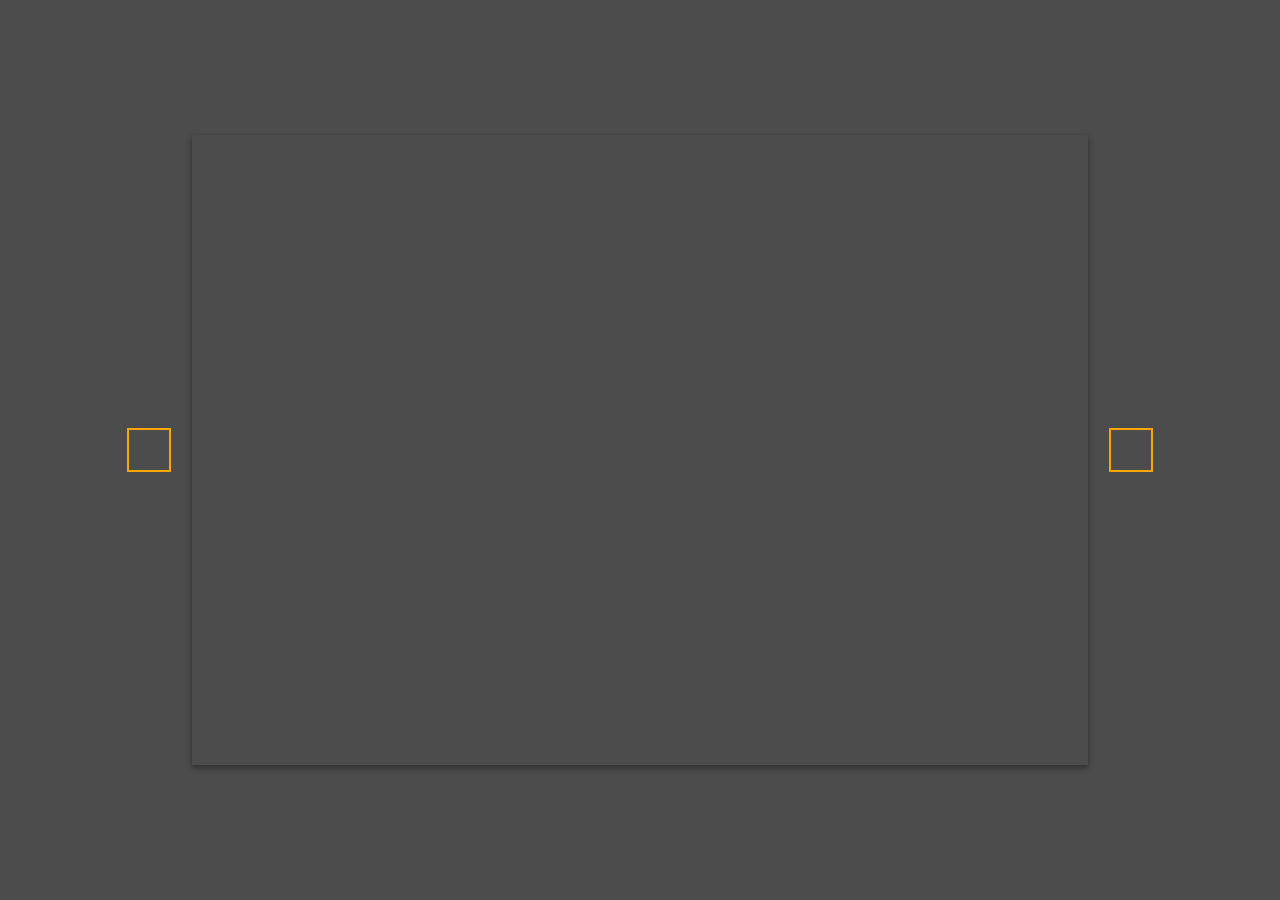
<file: Background_Slider/index.html>
<!DOCTYPE html>
<html lang="en">
  <head>
    <meta charset="UTF-8" />
    <meta name="viewport" content="width=device-width, initial-scale=1.0" />
    <link
      rel="stylesheet"
      href="https://cdnjs.cloudflare.com/ajax/libs/font-awesome/5.14.0/css/all.min.css"
      integrity="sha512-1PKOgIY59xJ8Co8+NE6FZ+LOAZKjy+KY8iq0G4B3CyeY6wYHN3yt9PW0XpSriVlkMXe40PTKnXrLnZ9+fkDaog=="
      crossorigin="anonymous"
    />
    <link rel="stylesheet" href="style.css" />
    <title>Background Slider</title>
  </head>
  <body>
    <div class="slider-container">
      <div
        class="slide active"
        style="
          background-image: url('https://images.unsplash.com/photo-1549880338-65ddcdfd017b?ixlib=rb-1.2.1&ixid=eyJhcHBfaWQiOjEyMDd9&auto=format&fit=crop&w=2100&q=80');
        "
      ></div>
      <div
        class="slide"
        style="
          background-image: url('https://images.unsplash.com/photo-1511593358241-7eea1f3c84e5?ixlib=rb-1.2.1&ixid=eyJhcHBfaWQiOjEyMDd9&auto=format&fit=crop&w=1934&q=80');
        "
      ></div>

      <div
        class="slide"
        style="
          background-image: url('https://images.unsplash.com/photo-1495467033336-2effd8753d51?ixlib=rb-1.2.1&ixid=eyJhcHBfaWQiOjEyMDd9&auto=format&fit=crop&w=2100&q=80');
        "
      ></div>

      <div
        class="slide"
        style="
          background-image: url('https://images.unsplash.com/photo-1522735338363-cc7313be0ae0?ixlib=rb-1.2.1&ixid=eyJhcHBfaWQiOjEyMDd9&auto=format&fit=crop&w=2689&q=80');
        "
      ></div>

      <div
        class="slide"
        style="
          background-image: url('https://images.unsplash.com/photo-1559087867-ce4c91325525?ixlib=rb-1.2.1&ixid=eyJhcHBfaWQiOjEyMDd9&auto=format&fit=crop&w=2100&q=80');
        "
      ></div>

      <button class="arrow left-arrow" id="left">
        <i class="fas fa-arrow-left"></i>
      </button>

      <button class="arrow right-arrow" id="right">
        <i class="fas fa-arrow-right"></i>
      </button>
    </div>
    <script src="script.js"></script>
  </body>
</html>
</file>
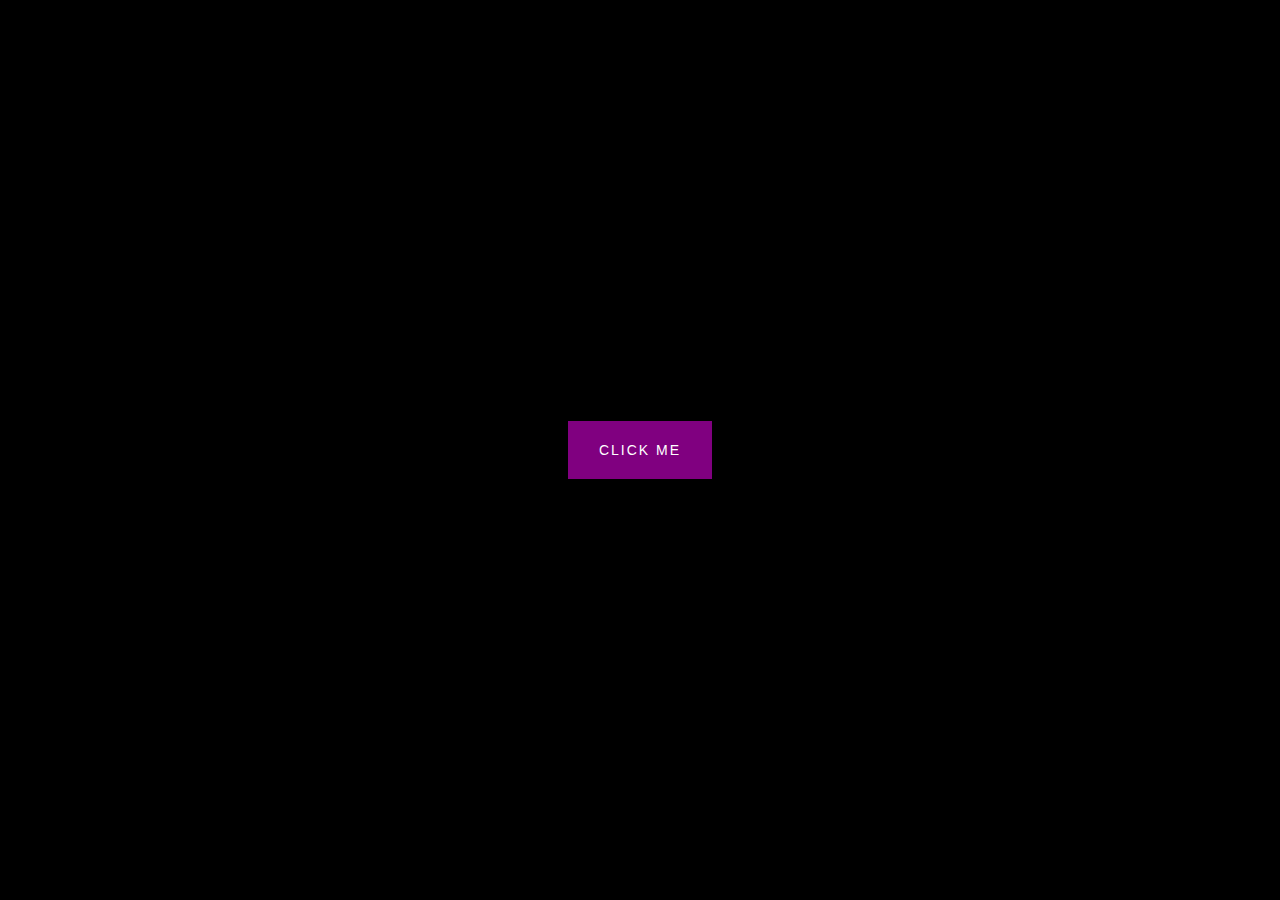
<file: Button_ripple_effect/index.html>
<!DOCTYPE html>
<html lang="en">
  <head>
    <meta charset="UTF-8" />
    <meta name="viewport" content="width=device-width, initial-scale=1.0" />
    <link rel="stylesheet" href="style.css" />
    <title>Button Ripple Effect</title>
  </head>
  <body>
    <button class="ripple">Click Me</button>
    <script src="script.js"></script>
  </body>
</html>
</file>
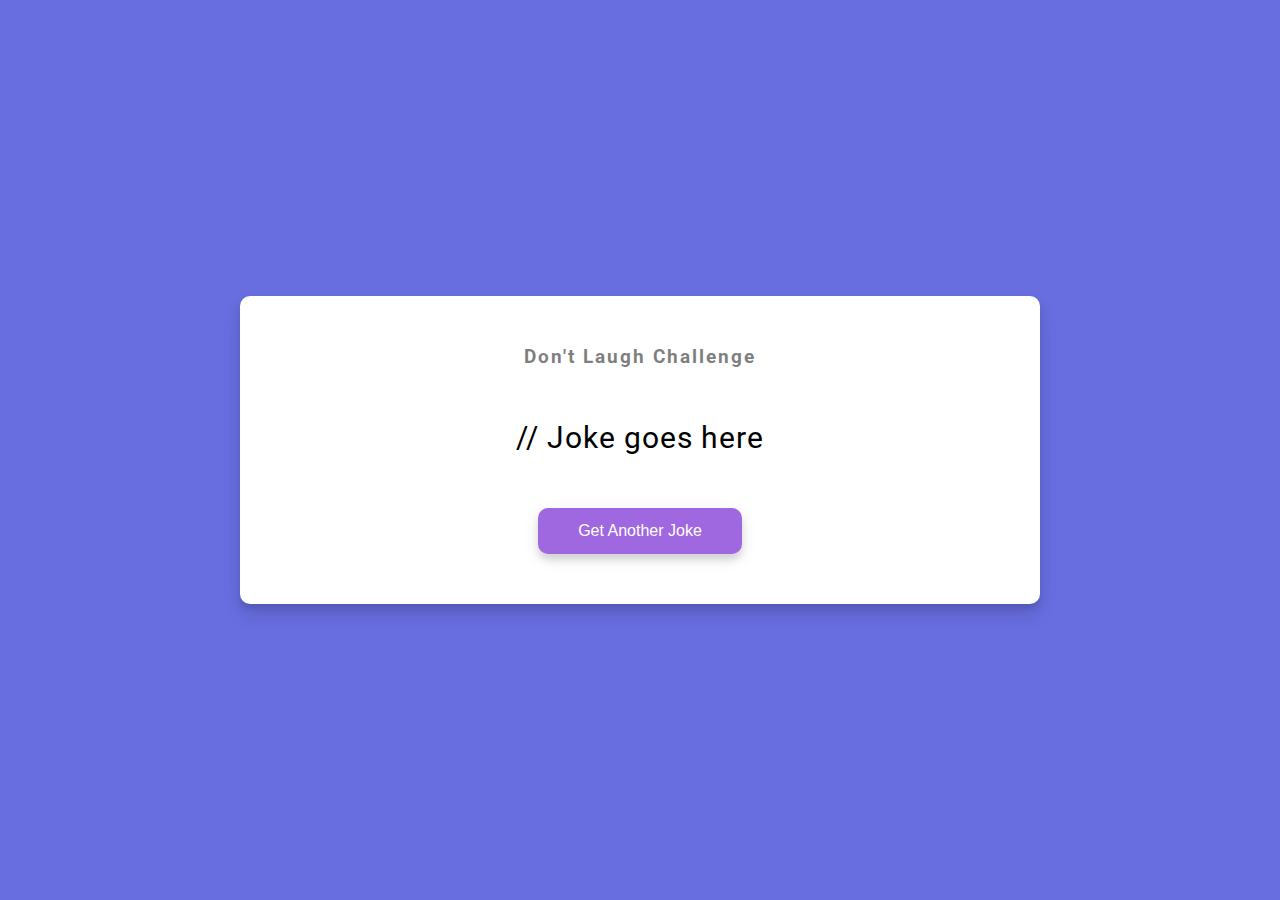
<file: Dad_Jokes/index.html>
<!DOCTYPE html>
<html lang="en">
  <head>
    <meta charset="UTF-8" />
    <meta name="viewport" content="width=device-width, initial-scale=1.0" />
    <link rel="stylesheet" href="style.css" />
    <title>Dad Jokes</title>
  </head>
  <body>
    <div class="container">
      <h3>Don't Laugh Challenge</h3>
      <div id="joke" class="joke">// Joke goes here</div>
      <button id="jokeBtn" class="btn">Get Another Joke</button>
    </div>
    <script src="script.js"></script>
  </body>
</html>
</file>
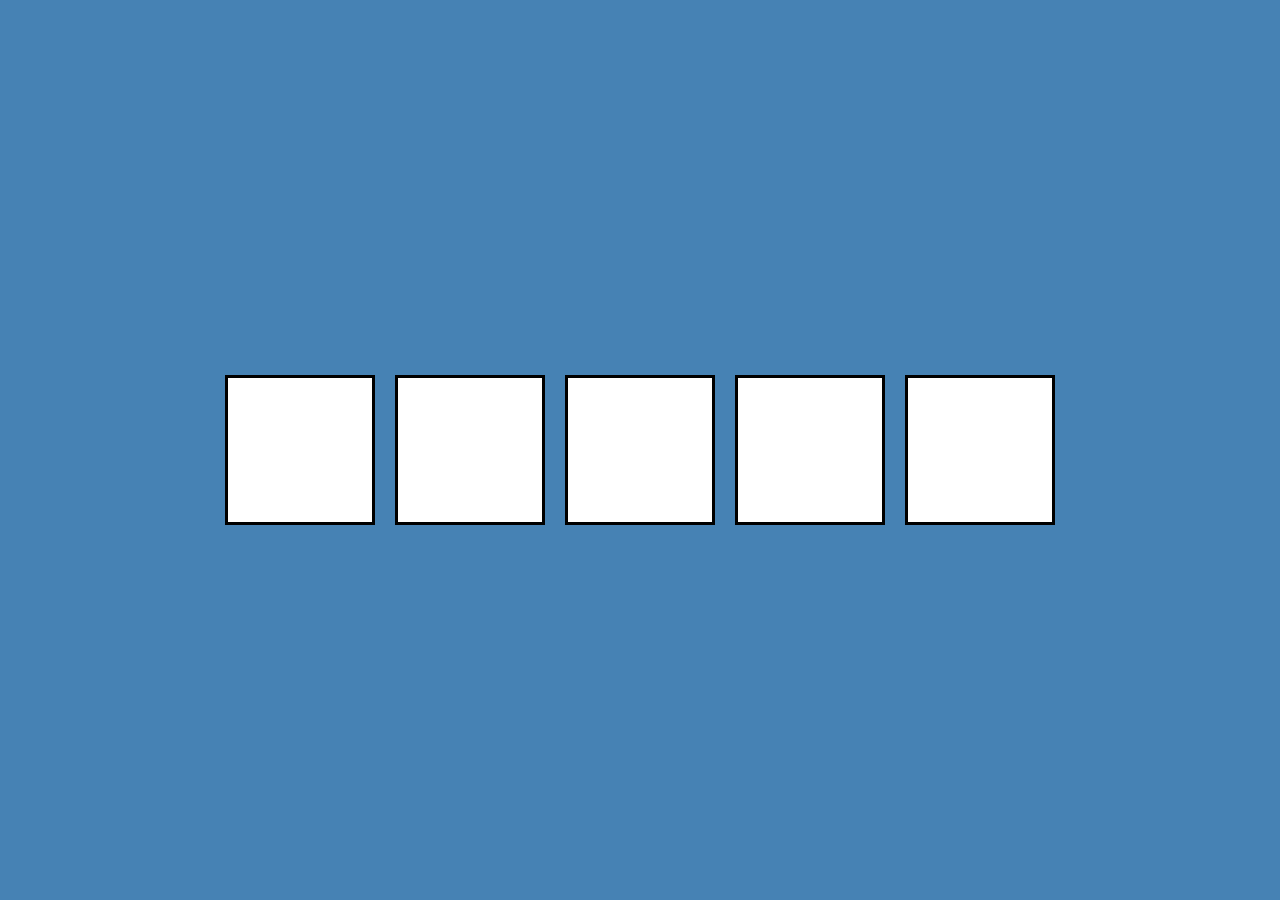
<file: Drag_n_drop/index.html>
<!DOCTYPE html>
<html lang="en">
  <head>
    <meta charset="UTF-8" />
    <meta name="viewport" content="width=device-width, initial-scale=1.0" />
    <link rel="stylesheet" href="style.css" />
    <title>Drag N Drop</title>
  </head>
  <body>
    <div class="empty">
      <div class="fill" draggable="true"></div>
    </div>
    <div class="empty"></div>
    <div class="empty"></div>
    <div class="empty"></div>
    <div class="empty"></div>

    <script src="script.js"></script>
  </body>
</html>
</file>
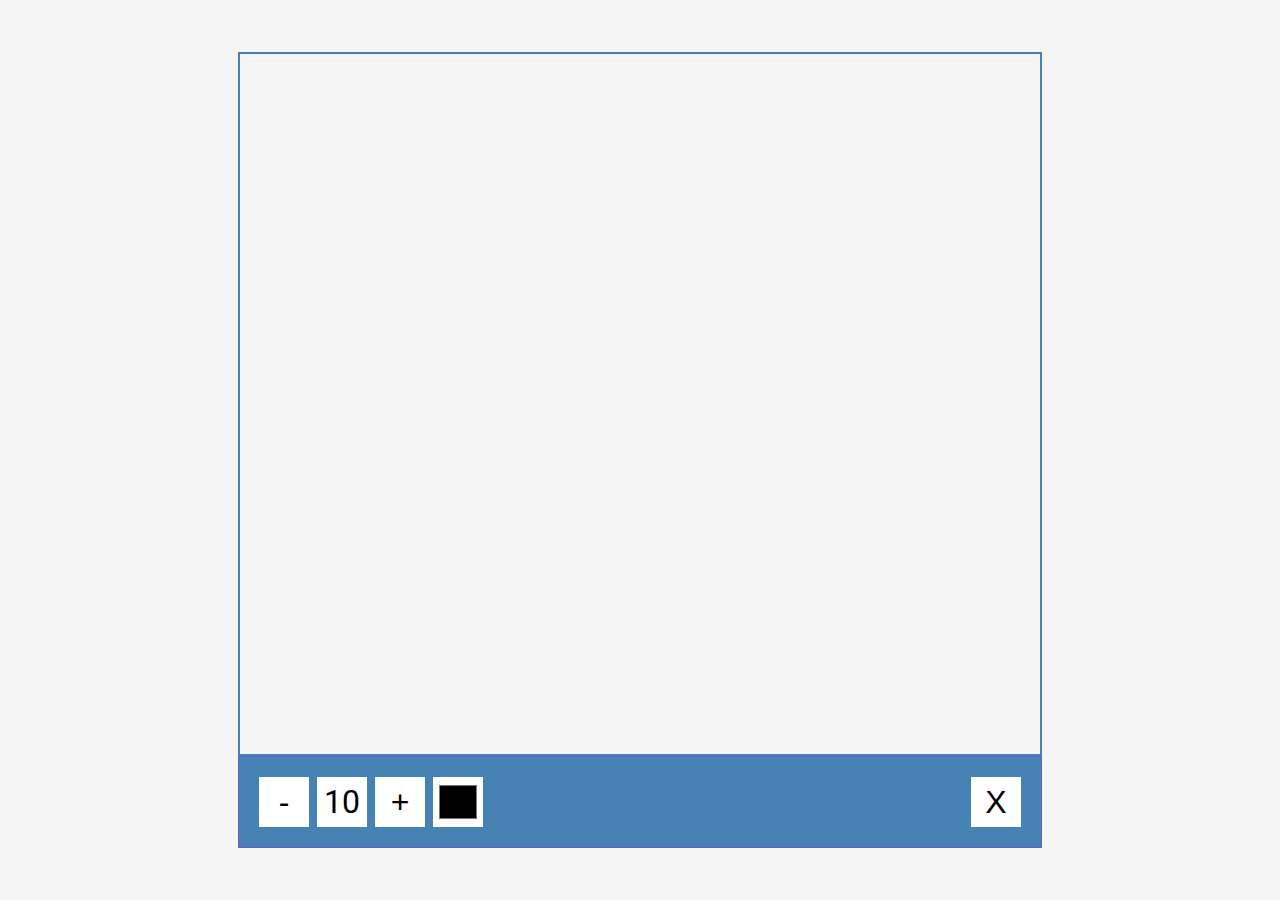
<file: Drawing_app/index.html>
<!DOCTYPE html>
<html lang="en">
  <head>
    <meta charset="UTF-8" />
    <meta name="viewport" content="width=device-width, initial-scale=1.0" />
    <link rel="stylesheet" href="style.css" />
    <title>Drawing App</title>
  </head>
  <body>
    <canvas id="canvas" width="800" height="700"></canvas>
    <div class="toolbox">
      <button id="decrease">-</button>
      <span id="size">10</span>
      <button id="increase">+</button>
      <input type="color" id="color">
      <button id="clear">X</button>
    </div>

    <script src="script.js"></script>
  </body>
</html>
</file>
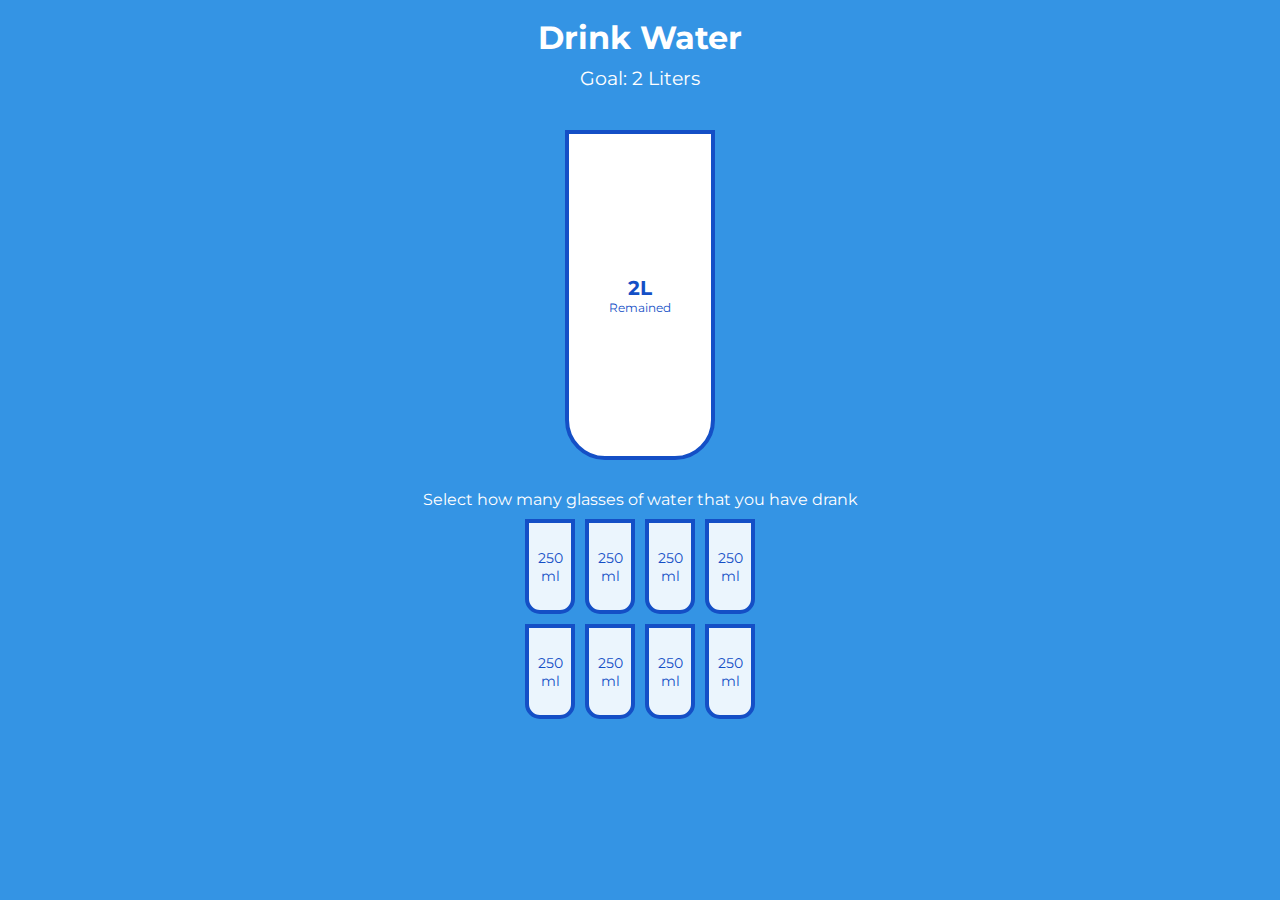
<file: Drinking_water/index.html>
<!DOCTYPE html>
<html lang="en">
  <head>
    <meta charset="UTF-8" />
    <meta name="viewport" content="width=device-width, initial-scale=1.0" />
    <link rel="stylesheet" href="style.css" />
    <title>Drink Water</title>
  </head>
  <body>
    <h1>Drink Water</h1>
    <h3>Goal: 2 Liters</h3>

    <div class="cup">
      <div class="remained" id="remained">
        <span id="liters"></span>
        <small>Remained</small>
      </div>

      <div class="percentage" id="percentage"></div>
    </div>

    <p class="text">Select how many glasses of water that you have drank</p>

    <div class="cups">
      <div class="cup cup-small">250 ml</div>
      <div class="cup cup-small">250 ml</div>
      <div class="cup cup-small">250 ml</div>
      <div class="cup cup-small">250 ml</div>
      <div class="cup cup-small">250 ml</div>
      <div class="cup cup-small">250 ml</div>
      <div class="cup cup-small">250 ml</div>
      <div class="cup cup-small">250 ml</div>
    </div>

    <script src="script.js"></script>
  </body>
</html>
</file>
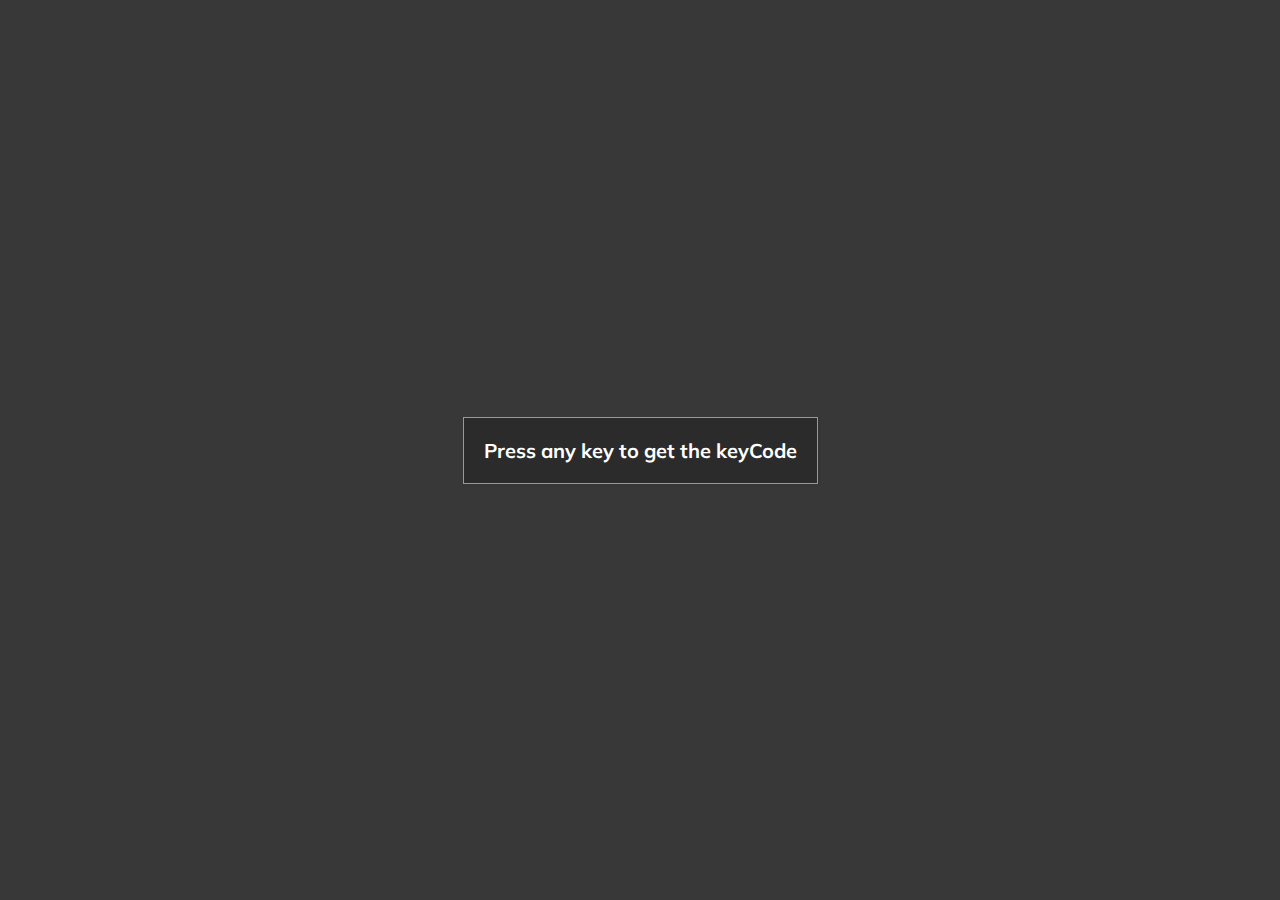
<file: Event_keycodes/index.html>
<!DOCTYPE html>
<html lang="en">
  <head>
    <meta charset="UTF-8" />
    <meta name="viewport" content="width=device-width, initial-scale=1.0" />
    <link rel="stylesheet" href="style.css" />
    <title>Event KeyCodes</title>
  </head>
  <body>
    <div id="insert">
      <div class="key">
        Press any key to get the keyCode
      </div>
    </div>
    <script src="script.js"></script>
  </body>
</html>
</file>
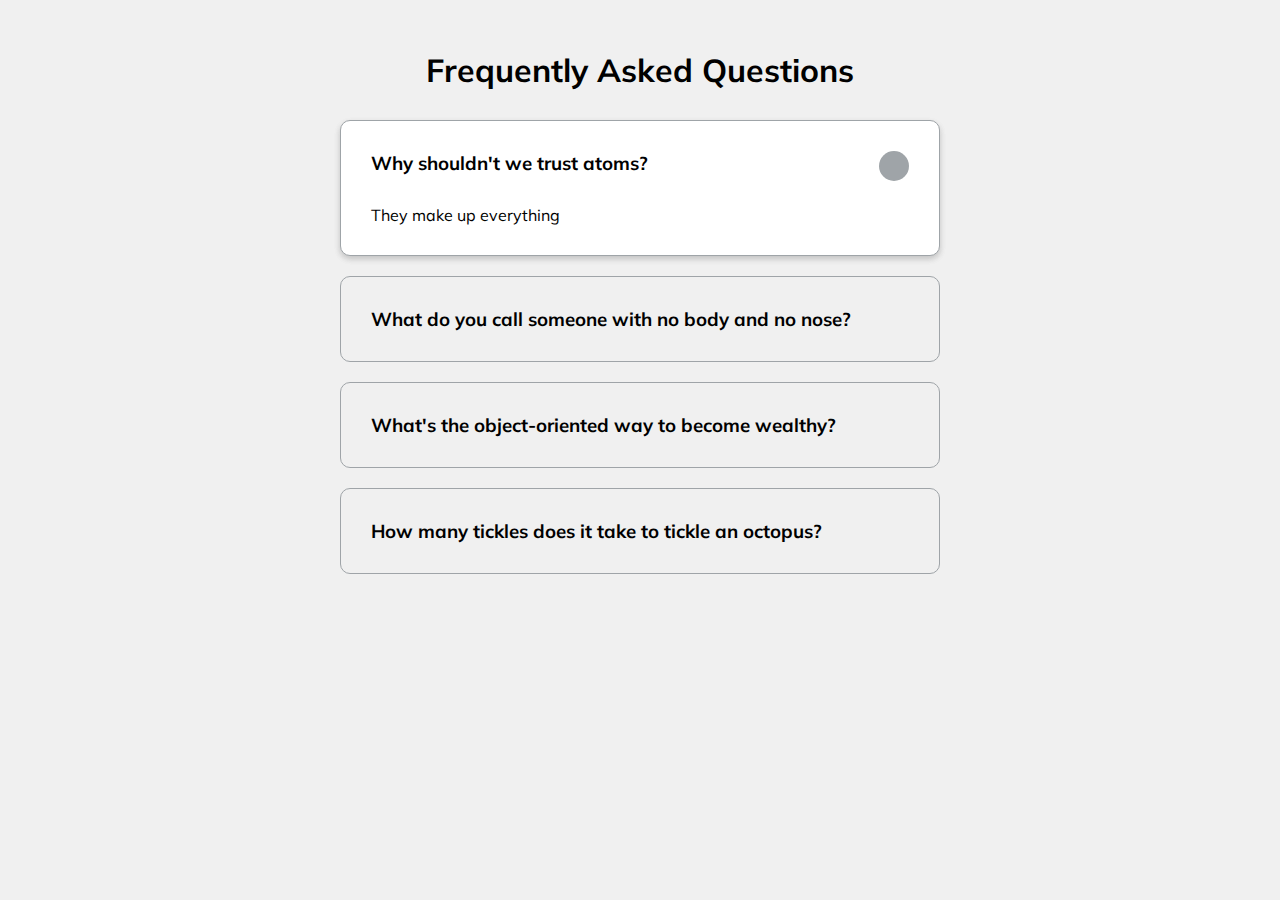
<file: FAQ_Collapse/index.html>
<!DOCTYPE html>
<html lang="en">
<head>
    <meta charset="UTF-8">
    <meta name="viewport" content="width=device-width, initial-scale=1.0">
    <link rel="stylesheet" href="https://cdnjs.cloudflare.com/ajax/libs/font-awesome/5.14.0/css/all.min.css" integrity="sha512-1PKOgIY59xJ8Co8+NE6FZ+LOAZKjy+KY8iq0G4B3CyeY6wYHN3yt9PW0XpSriVlkMXe40PTKnXrLnZ9+fkDaog==" crossorigin="anonymous" />
    <link rel="stylesheet" href="style.css" />
    <title>FAQ</title>
</head>
<body>
    <h1>Frequently Asked Questions</h1>
    <div class="faq-container">
        <div class="faq active">
          <h3 class="faq-title">
            Why shouldn't we trust atoms?
          </h3>
  
          <p class="faq-text">
            They make up everything
          </p>
  
          <button class="faq-toggle">
            <i class="fas fa-chevron-down"></i>
            <i class="fas fa-times"></i>
          </button>
        </div>

        <div class="faq">
            <h3 class="faq-title">
              What do you call someone with no body and no nose?
            </h3>
            <p class="faq-text">
              Nobody knows.
            </p>
            <button class="faq-toggle">
              <i class="fas fa-chevron-down"></i>
              <i class="fas fa-times"></i>
            </button>
          </div>

          <div class="faq">
            <h3 class="faq-title">
              What's the object-oriented way to become wealthy?
            </h3>
            <p class="faq-text">
              Inheritance.
            </p>
            <button class="faq-toggle">
              <i class="fas fa-chevron-down"></i>
              <i class="fas fa-times"></i>
            </button>
          </div>

          <div class="faq">
            <h3 class="faq-title">
              How many tickles does it take to tickle an octopus?
            </h3>
            <p class="faq-text">
              Ten-tickles!
            </p>
            <button class="faq-toggle">
              <i class="fas fa-chevron-down"></i>
              <i class="fas fa-times"></i>
            </button>
          </div>
    </div>
          <script src="script.js"></script>
</body>
</html>
</file>
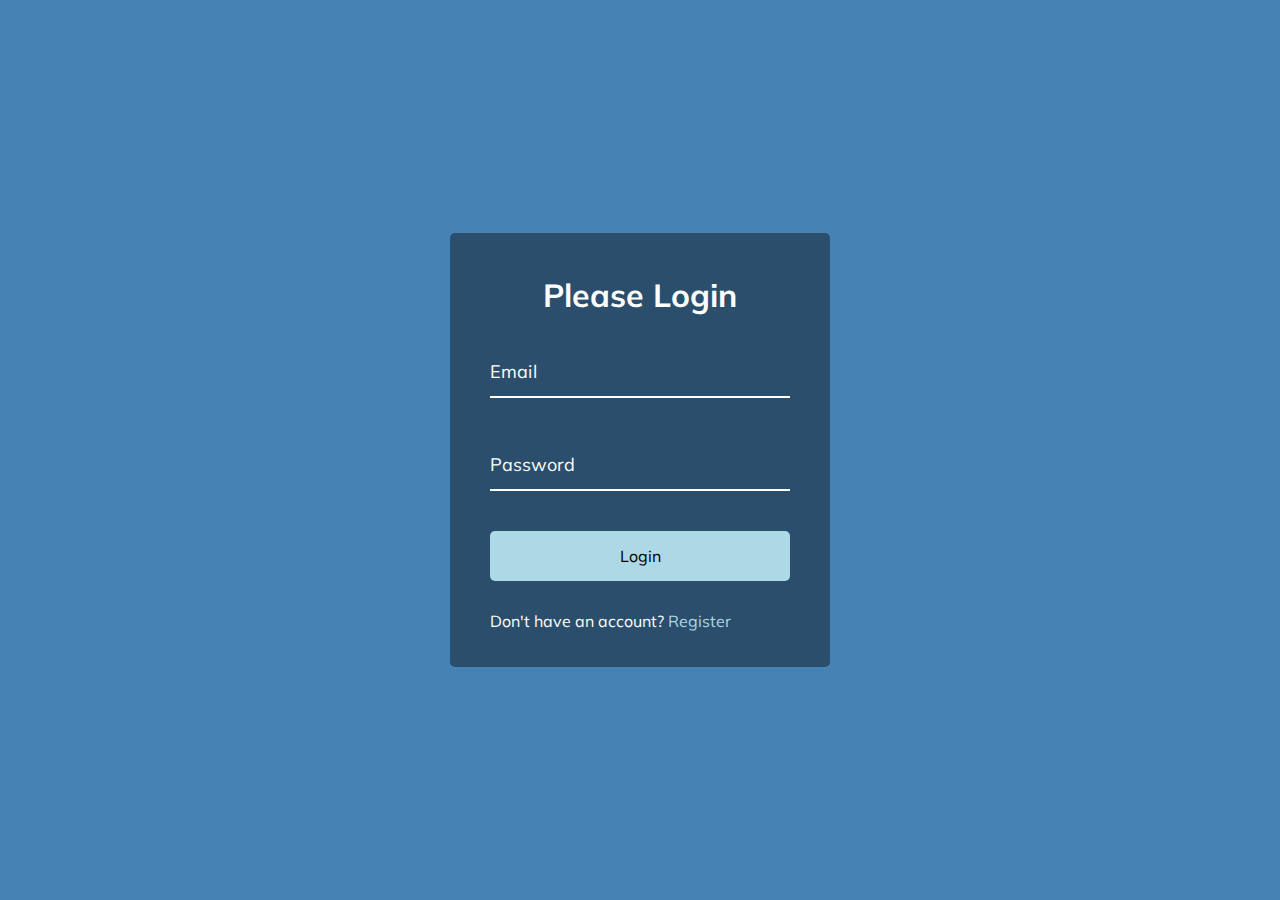
<file: Form_input_wave/index.html>
<!DOCTYPE html>
<html lang="en">
<head>
    <meta charset="UTF-8">
    <meta name="viewport" content="width=device-width, initial-scale=1.0">
    <link rel="stylesheet" href="style.css" />
    <title>Form Input Wave</title>
</head>
<body>
    <div class="container">
        <h1>Please Login</h1>
        <form>
          <div class="form-control">
            <input type="text" required>
            <label>Email</label>
          </div>
  
          <div class="form-control">
            <input type="password" required>
            <label>Password</label>
          </div>
  
          <button class="btn">Login</button>
  
          <p class="text">Don't have an account? <a href="#">Register</a> </p>
        </form>
      </div>
      <script src="script.js"></script>
</body>
</html>
</file>
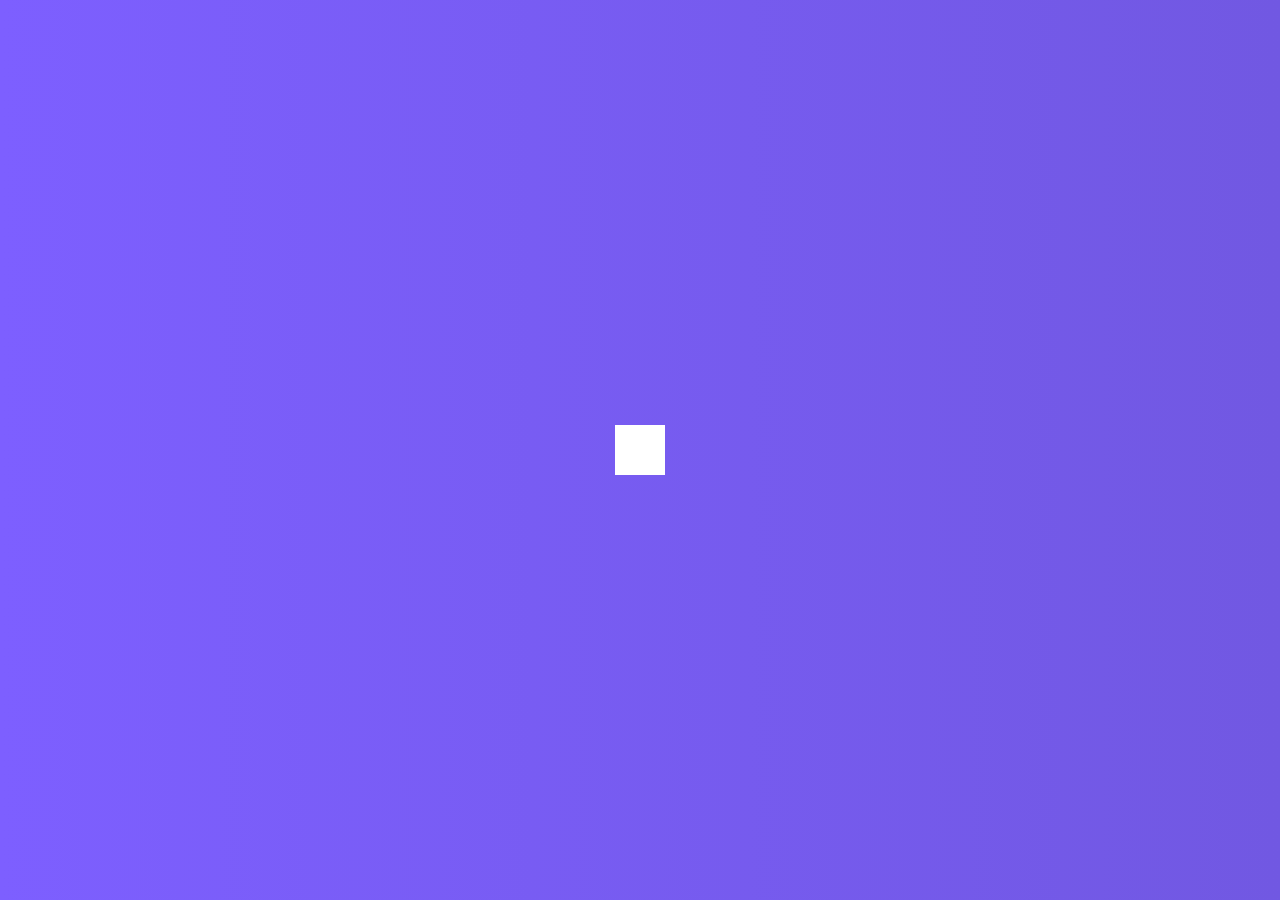
<file: Hidden_Search/index.html>
<!DOCTYPE html>
<html lang="en">
  <head>
    <meta charset="UTF-8" />
    <meta name="viewport" content="width=device-width, initial-scale=1.0" />
    <link rel="stylesheet" href="https://cdnjs.cloudflare.com/ajax/libs/font-awesome/5.14.0/css/all.min.css" integrity="sha512-1PKOgIY59xJ8Co8+NE6FZ+LOAZKjy+KY8iq0G4B3CyeY6wYHN3yt9PW0XpSriVlkMXe40PTKnXrLnZ9+fkDaog==" crossorigin="anonymous" />
    <link rel="stylesheet" href="style.css" />
    <title>Hidden Search</title>
  </head>
  <body>
    <div class="search">
      <input type="text" class="input" placeholder="Search...">
      <button class="btn">
        <i class="fas fa-search"></i>
      </button>
    </div>
    <script src="script.js"></script>
  </body>
</html>
</file>
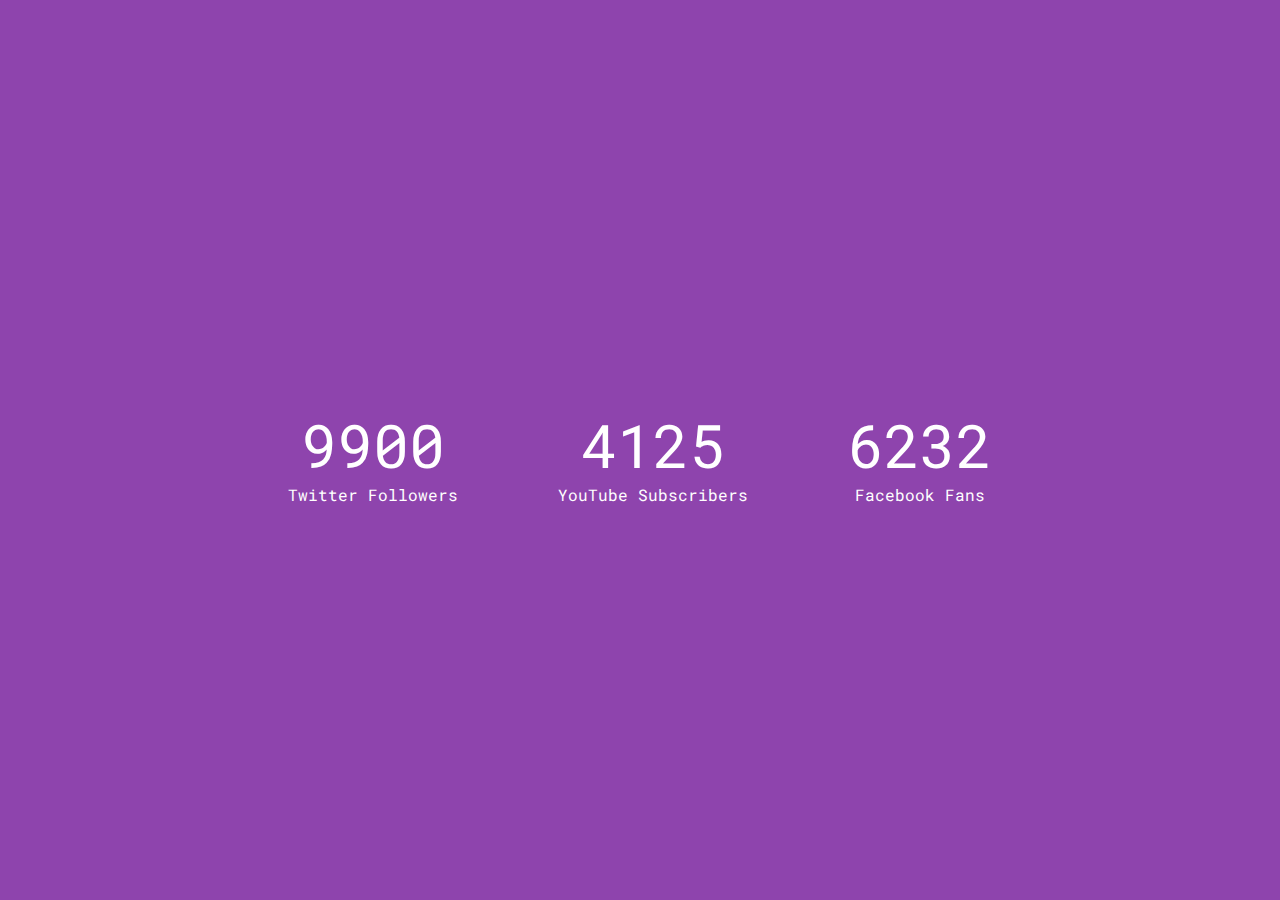
<file: Increment_Counter/index.html>
<!DOCTYPE html>
<html lang="en">
  <head>
    <meta charset="UTF-8" />
    <meta name="viewport" content="width=device-width, initial-scale=1.0" />
    <link rel="stylesheet" href="https://cdnjs.cloudflare.com/ajax/libs/font-awesome/5.14.0/css/all.min.css" integrity="sha512-1PKOgIY59xJ8Co8+NE6FZ+LOAZKjy+KY8iq0G4B3CyeY6wYHN3yt9PW0XpSriVlkMXe40PTKnXrLnZ9+fkDaog==" crossorigin="anonymous" />
    <link rel="stylesheet" href="style.css" />
    <title>Increment Counter</title>
  </head>
  <body>
    <div class="counter-container">
      <i class="fab fa-twitter fa-3x"></i>
      <div class="counter" data-target="12000"></div>
      <span>Twitter Followers</span>
    </div>

    <div class="counter-container">
      <i class="fab fa-youtube fa-3x"></i>
      <div class="counter" data-target="5000"></div>
      <span>YouTube Subscribers</span>
    </div>

    <div class="counter-container">
      <i class="fab fa-facebook fa-3x"></i>
      <div class="counter" data-target="7500"></div>
      <span>Facebook Fans</span>
    </div>
    <script src="script.js"></script>
  </body>
</html>
</file>
<file: Background_Slider/style.css>
@import url('https://fonts.googleapis.com/css2?family=Roboto:wght@400;700&display=swap');

* {
  box-sizing: border-box;
}

body {
  font-family: 'Roboto', sans-serif;
  display: flex;
  flex-direction: column;
  align-items: center;
  justify-content: center;
  height: 100vh;
  overflow: hidden;
  margin: 0;
  background-position: center center;
  background-size: cover;
  transition: 0.4s;
}

body::before {
  content: '';
  position: absolute;
  top: 0;
  left: 0;
  width: 100%;
  height: 100vh;
  background-color: rgba(0, 0, 0, 0.7);
  z-index: -1;
}

.slider-container {
  box-shadow: 0 3px 6px rgba(0, 0, 0, 0.16), 0 3px 6px rgba(0, 0, 0, 0.23);
  height: 70vh;
  width: 70vw;
  position: relative;
  overflow: hidden;
}

.slide {
  opacity: 0;
  height: 100vh;
  width: 100vw;
  background-position: center center;
  background-size: cover;
  position: absolute;
  top: -15vh;
  left: -15vw;
  transition: 0.4s ease;
  z-index: 1;
}

.slide.active {
  opacity: 1;
}

.arrow {
  position: fixed;
  background-color: transparent;
  color: #fff;
  padding: 20px;
  font-size: 30px;
  border: 2px solid orange;
  top: 50%;
  transform: translateY(-50%);
  cursor: pointer;
}

.arrow:focus {
  outline: 0;
}

.left-arrow {
  left: calc(15vw - 65px);
}

.right-arrow {
  right: calc(15vw - 65px);
}
</file>
<file: Button_ripple_effect/style.css>
@import url('https://fonts.googleapis.com/css2?family=Roboto:wght@400;700&display=swap');

* {
  box-sizing: border-box;
}

body {
  background-color: #000;
  font-family: 'Roboto', sans-serif;
  display: flex;
  flex-direction: column;
  align-items: center;
  justify-content: center;
  height: 100vh;
  overflow: hidden;
  margin: 0;
}

button {
  background-color: purple;
  color: #fff;
  border: 1px purple solid;
  font-size: 14px;
  text-transform: uppercase;
  letter-spacing: 2px;
  padding: 20px 30px;
  overflow: hidden;
  margin: 10px 0;
  position: relative;
}

button:focus {
  outline: none;
}

button .circle {
  position: absolute;
  background-color: #fff;
  width: 100px;
  height: 100px;
  border-radius: 50%;
  transform: translate(-50%, -50%) scale(0);
  animation: scale 0.5s ease-out;
}

@keyframes scale {
  to {
    transform: translate(-50%, -50%) scale(3);
    opacity: 0;
  }
}
</file>
<file: Dad_Jokes/style.css>
@import url('https://fonts.googleapis.com/css2?family=Roboto:wght@400;700&display=swap');

* {
  box-sizing: border-box;
}

body {
  background-color: #686de0;
  font-family: 'Roboto', sans-serif;
  display: flex;
  flex-direction: column;
  align-items: center;
  justify-content: center;
  height: 100vh;
  overflow: hidden;
  margin: 0;
  padding: 20px;
}

.container {
  background-color: #fff;
  border-radius: 10px;
  box-shadow: 0 10px 20px rgba(0, 0, 0, 0.1), 0 6px 6px rgba(0, 0, 0, 0.1);
  padding: 50px 20px;
  text-align: center;
  max-width: 100%;
  width: 800px;
}

h3 {
  margin: 0;
  opacity: 0.5;
  letter-spacing: 2px;
}

.joke {
  font-size: 30px;
  letter-spacing: 1px;
  line-height: 40px;
  margin: 50px auto;
  max-width: 600px;
}

.btn {
  background-color: #9f68e0;
  color: #fff;
  border: 0;
  border-radius: 10px;
  box-shadow: 0 5px 15px rgba(0, 0, 0, 0.1), 0 6px 6px rgba(0, 0, 0, 0.1);
  padding: 14px 40px;
  font-size: 16px;
  cursor: pointer;
}

.btn:active {
  transform: scale(0.98);
}

.btn:focus {
  outline: 0;
}
</file>
<file: Drag_n_drop/style.css>
* {
    box-sizing: border-box;
  }
  
  body {
    background-color: steelblue;
    display: flex;
    align-items: center;
    justify-content: center;
    height: 100vh;
    overflow: hidden;
    margin: 0;
  }
  
  .empty {
    height: 150px;
    width: 150px;
    margin: 10px;
    border: solid 3px black;
    background: white;
  }
  
  .fill {
    background-image: url('https://source.unsplash.com/random/150x150');
    height: 145px;
    width: 145px;
    cursor: pointer;
  }
  
  .hold {
    border: solid 5px #ccc;
  }
  
  .hovered {
    background-color: #333;
    border-color: white;
    border-style: dashed;
  }
  
  @media (max-width: 800px) {
    body {
      flex-direction: column;
    }
  }
</file>
<file: Drawing_app/style.css>
@import url('https://fonts.googleapis.com/css2?family=Roboto:wght@400;700&display=swap');

* {
  box-sizing: border-box;
}

body {
  background-color: #f5f5f5;
  font-family: 'Roboto', sans-serif;
  display: flex;
  flex-direction: column;
  align-items: center;
  justify-content: center;
  height: 100vh;
  margin: 0;
}

canvas {
  border: 2px solid steelblue;
}

.toolbox {
  background-color: steelblue;
  border: 1px solid slateblue;
  display: flex;
  width: 804px;
  padding: 1rem;
}

.toolbox > * {
  background-color: #fff;
  border: none;
  display: inline-flex;
  align-items: center;
  justify-content: center;
  font-size: 2rem;
  height: 50px;
  width: 50px;
  margin: 0.25rem;
  padding: 0.25rem;
  cursor: pointer;
}

.toolbox > *:last-child {
  margin-left: auto;
}
</file>
<file: Drinking_water/style.css>
@import url('https://fonts.googleapis.com/css?family=Montserrat:400,600&display=swap');

:root {
  --border-color: #144fc6;
  --fill-color: #6ab3f8;
}

* {
  box-sizing: border-box;
}

body {
  background-color: #3494e4;
  color: #fff;
  font-family: 'Montserrat', sans-serif;
  display: flex;
  flex-direction: column;
  align-items: center;
  margin-bottom: 40px;
}

h1 {
  margin: 10px 0 0;
}

h3 {
  font-weight: 400;
  margin: 10px 0;
}

.cup {
  background-color: #fff;
  border: 4px solid var(--border-color);
  color: var(--border-color);
  border-radius: 0 0 40px 40px;
  height: 330px;
  width: 150px;
  margin: 30px 0;
  display: flex;
  flex-direction: column;
  overflow: hidden;
}

.cup.cup-small {
  height: 95px;
  width: 50px;
  border-radius: 0 0 15px 15px;
  background-color: rgba(255, 255, 255, 0.9);
  cursor: pointer;
  font-size: 14px;
  align-items: center;
  justify-content: center;
  text-align: center;
  margin: 5px;
  transition: 0.3s ease;
}

.cup.cup-small.full {
  background-color: var(--fill-color);
  color: #fff;
}

.cups {
  display: flex;
  flex-wrap: wrap;
  align-items: center;
  justify-content: center;
  width: 280px;
}

.remained {
  display: flex;
  flex-direction: column;
  align-items: center;
  justify-content: center;
  text-align: center;
  flex: 1;
  transition: 0.3s ease;
}

.remained span {
  font-size: 20px;
  font-weight: bold;
}

.remained small {
  font-size: 12px;
}

.percentage {
  background-color: var(--fill-color);
  display: flex;
  align-items: center;
  justify-content: center;
  font-weight: bold;
  font-size: 30px;
  height: 0;
  transition: 0.3s ease;
}

.text {
  text-align: center;
  margin: 0 0 5px;
}
</file>
<file: Event_keycodes/style.css>
@import url('https://fonts.googleapis.com/css?family=Muli&display=swap');

* {
  box-sizing: border-box;
 
}

body {
  background-color: #383838;
  font-family: 'Muli', sans-serif;
  display: flex;
  align-items: center;
  justify-content: center;
  text-align: center;
  height: 100vh;
  overflow: hidden;
  margin: 0;
}

.key {
  border: 1px solid #999999;
  background-color: #2B2B2B;
  box-shadow: 1px 1px 3px rgba(0, 0, 0, 0.1);
  display: inline-flex;
  align-items: center;
  font-size: 20px;
  font-weight: bold;
  padding: 20px;
  flex-direction: column;
  margin: 10px;
  min-width: 150px;
  color: white;
  position: relative;
}

.key small {
  position: absolute;
  top: -24px;
  left: 0;
  text-align: center;
  width: 100%;
  color: #c4c4c4;
  font-size: 14px;
}
</file>
<file: FAQ_Collapse/style.css>
@import url('https://fonts.googleapis.com/css?family=Muli&display=swap');

* {
  box-sizing: border-box;
}

body {
  font-family: 'Muli', sans-serif;
  background-color: #f0f0f0;
}

h1 {
  margin: 50px 0 30px;
  text-align: center;
}

.faq-container {
  max-width: 600px;
  margin: 0 auto;
}

.faq {
  background-color: transparent;
  border: 1px solid #9fa4a8;
  border-radius: 10px;
  margin: 20px 0;
  padding: 30px;
  position: relative;
  overflow: hidden;
  transition: 0.3s ease;
}

.faq.active {
  background-color: #fff;
  box-shadow: 0 3px 6px rgba(0, 0, 0, 0.1), 0 3px 6px rgba(0, 0, 0, 0.1);
}

.faq.active::before,
.faq.active::after {
  content: '\f075';
  font-family: 'Font Awesome 5 Free';
  color: #2ecc71;
  font-size: 7rem;
  position: absolute;
  opacity: 0.2;
  top: 20px;
  left: 20px;
  z-index: 0;
}

.faq.active::before {
  color: #3498db;
  top: -10px;
  left: -30px;
  transform: rotateY(180deg);
}

.faq-title {
  margin: 0 35px 0 0;
}

.faq-text {
  display: none;
  margin: 30px 0 0;
}

.faq.active .faq-text {
  display: block;
}

.faq-toggle {
  background-color: transparent;
  border: 0;
  border-radius: 50%;
  cursor: pointer;
  display: flex;
  align-items: center;
  justify-content: center;
  font-size: 16px;
  padding: 0;
  position: absolute;
  top: 30px;
  right: 30px;
  height: 30px;
  width: 30px;
}

.faq-toggle:focus {
  outline: 0;
}

.faq-toggle .fa-times {
  display: none;
}

.faq.active .faq-toggle .fa-times {
  color: #fff;
  display: block;
}

.faq.active .faq-toggle .fa-chevron-down {
  display: none;
}

.faq.active .faq-toggle {
  background-color: #9fa4a8;
}
</file>
<file: Form_input_wave/style.css>
@import url('https://fonts.googleapis.com/css?family=Muli&display=swap');

* {
  box-sizing: border-box;
}

body {
  background-color: steelblue;
  color: #fff;
  font-family: 'Muli', sans-serif;
  display: flex;
  flex-direction: column;
  align-items: center;
  justify-content: center;
  height: 100vh;
  overflow: hidden;
  margin: 0;
}

.container{
    background-color: rgba(0, 0, 0, 0.4);
    padding: 20px 40px;
    border-radius: 5px;
}

.container h1{
    text-align: center;
    margin-bottom: 30px;
}

.container a{
    text-decoration: none;
    color: lightblue;
}

.btn {
  cursor: pointer;
  display: inline-block;
  width: 100%;
  background: lightblue;
  padding: 15px;
  font-family: inherit;
  font-size: 16px;
  border: 0;
  border-radius: 5px;
}

.btn:focus {
  outline: 0;
}

.btn:active {
  transform: scale(0.98);
}

.text {
  margin-top: 30px;
}

.form-control {
  position: relative;
  margin: 20px 0 40px;
  width: 300px;
}

.form-control input {
  background-color: transparent;
  border: 0;
  border-bottom: 2px #fff solid;
  display: block;
  width: 100%;
  padding: 15px 0;
  font-size: 18px;
  color: #fff;
  position: relative;
  z-index: 100;
}

.form-control input:focus,
.form-control input:valid {
  outline: 0;
  border-bottom-color: lightblue;
}

.form-control label {
  position: absolute;
  top: 15px;
  left: 0;
  pointer-events: none;
}

.form-control label span {
  display: inline-block;
  font-size: 18px;
  min-width: 5px;
  transition: 0.3s cubic-bezier(0.68, -0.55, 0.265, 1.55);
}

.form-control input:focus + label span,
.form-control input:valid + label span {
  color: lightblue;
  transform: translateY(-30px);
}
</file>
<file: Hidden_Search/style.css>
@import url('https://fonts.googleapis.com/css2?family=Roboto:wght@400;700&display=swap');

* {
  box-sizing: border-box;
}

body {
  background-image: linear-gradient(90deg, #7d5fff, #7158e2);
  font-family: 'Roboto', sans-serif;
  display: flex;
  align-items: center;
  justify-content: center;
  height: 100vh;
  overflow: hidden;
  margin: 0;
}

.search {
  position: relative;
  height: 50px;
}

.search .input {
  background-color: #fff;
  border: 0;
  font-size: 18px;
  padding: 15px;
  height: 50px;
  width: 50px;
  transition: width 0.3s ease;
}

.btn {
  background-color: #fff;
  border: 0;
  cursor: pointer;
  font-size: 24px;
  position: absolute;
  top: 0;
  left: 0;
  height: 50px;
  width: 50px;
  transition: transform 0.3s ease;
}

.btn:focus,
.input:focus {
  outline: none;
}

.search.active .input {
  width: 200px;
}

.search.active .btn {
  transform: translateX(198px);
}
</file>
<file: Increment_Counter/style.css>
@import url('https://fonts.googleapis.com/css?family=Roboto+Mono&display=swap');

* {
  box-sizing: border-box;
}

body {
  background-color: #8e44ad;
  color: #fff;
  font-family: 'Roboto Mono', sans-serif;
  display: flex;
  align-items: center;
  justify-content: center;
  height: 100vh;
  overflow: hidden;
  margin: 0;
}

.counter-container {
  display: flex;
  flex-direction: column;
  justify-content: center;
  text-align: center;
  margin: 30px 50px;
}

.counter {
  font-size: 60px;
  margin-top: 10px;
}

@media (max-width: 580px) {
  body {
    flex-direction: column;
  }
}
</file>
